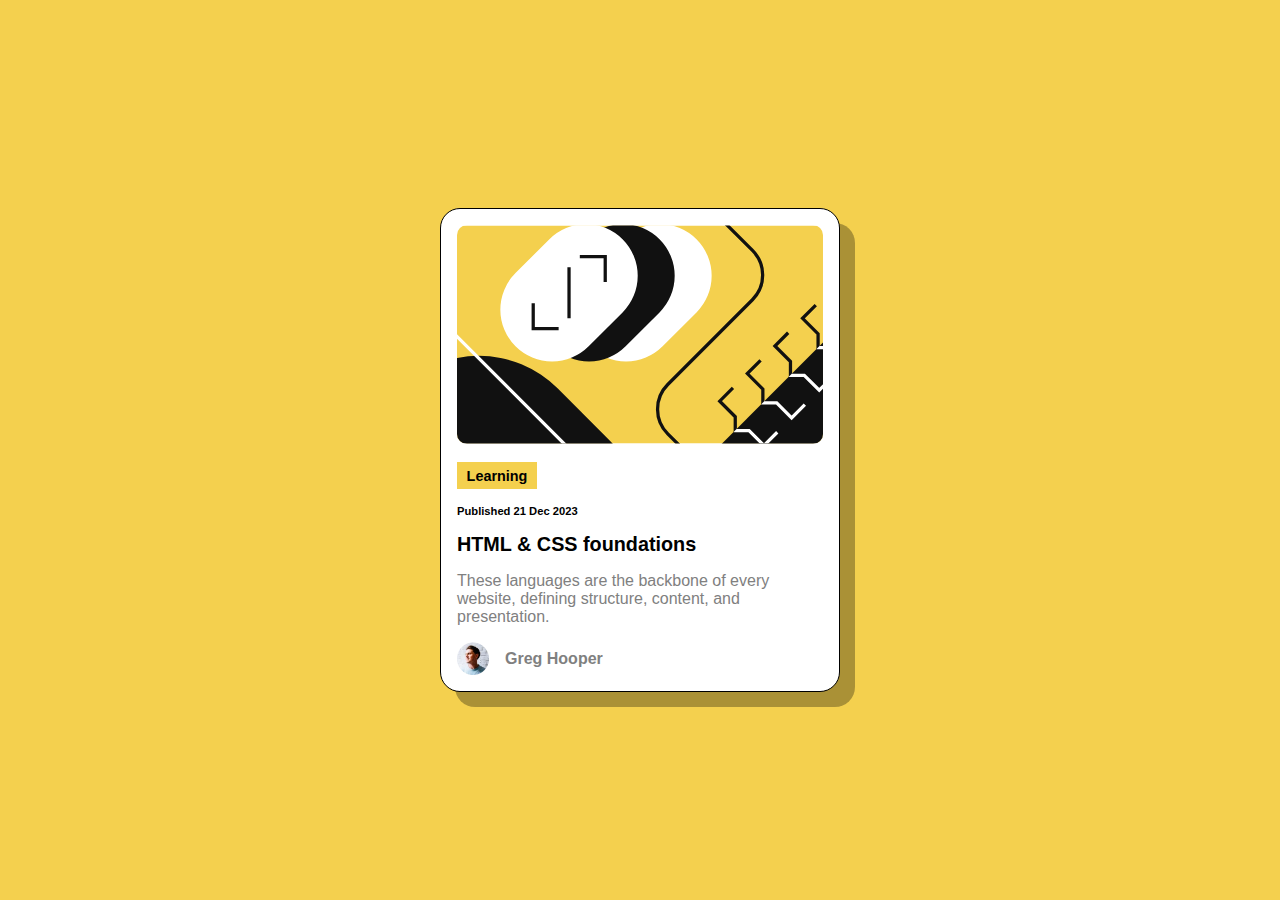
<file: index.html>
<!DOCTYPE html>
<html lang="en">
<head>
  <meta charset="UTF-8">
  <meta name="viewport" content="width=device-width, initial-scale=1.0"> <!-- displays site properly based on user's device -->
  <link rel="stylesheet" href="/css/style.css">
  <link rel="icon" type="image/png" sizes="32x32" href="/images/favicon-32x32.png">
  <title>Frontend Mentor | Blog preview card</title>
</head>
  <body>
  <!-- ## Disclaimer

  This is a solution to a Frontend Mentor challenge. The design and assets are provided by [Frontend Mentor](https://www.frontendmentor.io).  
  do not own the original design — this is for practice and educational purposes only. -->

      <div class="main-container">
        <img class="main-img" src="/images/illustration-article.svg" alt="Coding Symbols Picture"><br>
        <div class="text-section">
          <span>Learning</span>
          <h3>Published 21 Dec 2023</h3>
          <h2>HTML & CSS foundations</h2>
          <p>These languages are the backbone of every
            website, defining structure, content, and
            presentation.
          </p>
    
          <div class="greg-hooper-info">
            <img class="greg-hooper-icon" src="/images/image-avatar.webp" alt="Picture of Greg Hooper">
            <p>Greg Hooper</p>
          </div>
        </div>
      </div>
  </body>
</html>
</file>
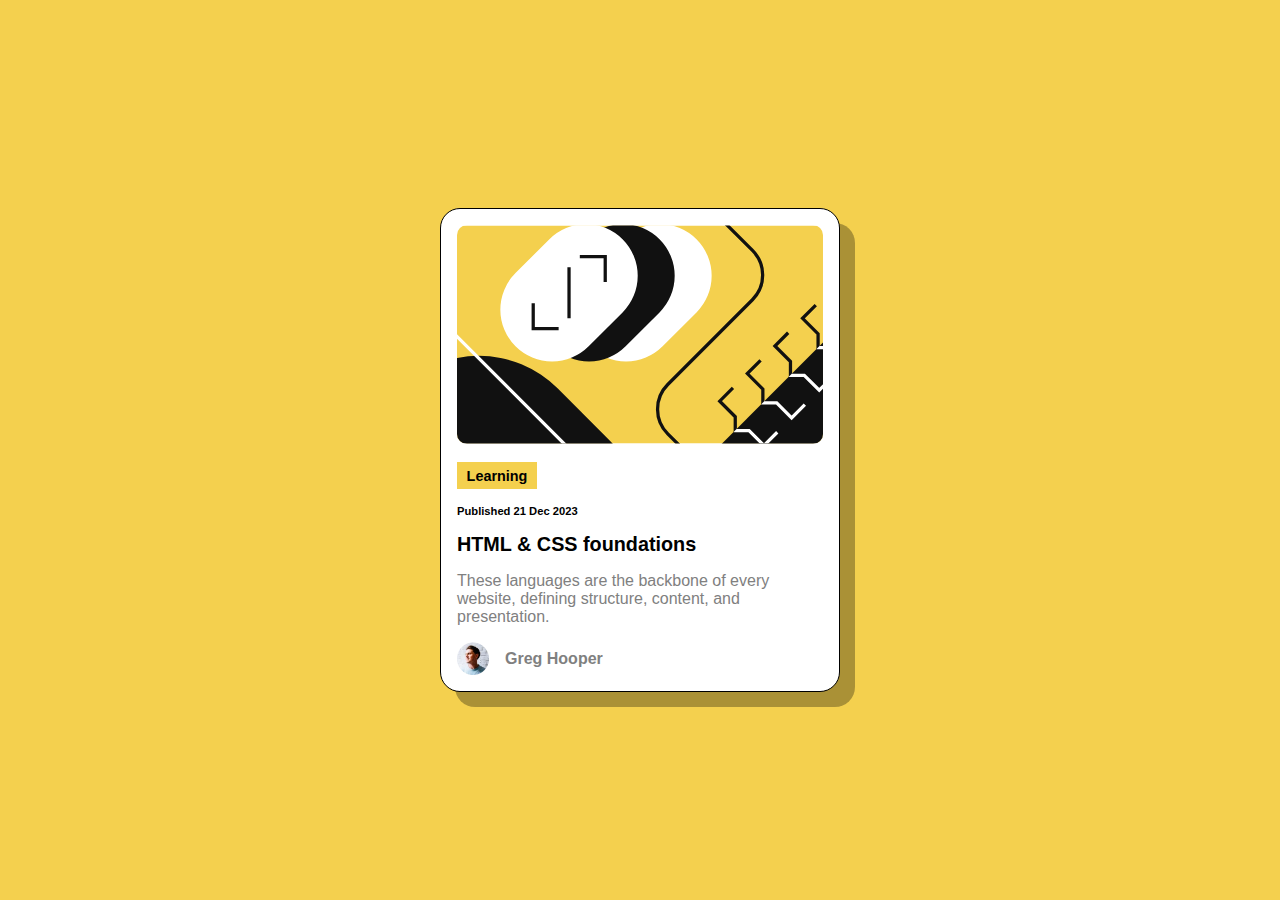
<file: blog-preview-card-main/blog-preview-card-main/index.html>
<!DOCTYPE html>
<html lang="en">
<head>
  <meta charset="UTF-8">
  <meta name="viewport" content="width=device-width, initial-scale=1.0"> <!-- displays site properly based on user's device -->
  <link rel="stylesheet" href="css/style.css">
  <link rel="icon" type="image/png" sizes="32x32" href="./assets/images/favicon-32x32.png">
  <title>Frontend Mentor | Blog preview card</title>
</head>
  <body>
  <!-- ## Disclaimer
  This is a solution to a Frontend Mentor challenge. The design and assets are provided by [Frontend Mentor](https://www.frontendmentor.io).  
  do not own the original design — this is for practice and educational purposes only. -->

      <div class="main-container">
        <img class="main-img" src="assets/images/illustration-article.svg" alt="Coding Symbols Picture"><br>
        <div class="text-section">
          <span>Learning</span>
          <h3>Published 21 Dec 2023</h3>
          <h2>HTML & CSS foundations</h2>
          <p>These languages are the backbone of every
            website, defining structure, content, and
            presentation.
          </p>
    
          <div class="greg-hooper-info">
            <img class="greg-hooper-icon" src="assets/images/image-avatar.webp" alt="Picture of Greg Hooper">
            <p>Greg Hooper</p>
          </div>
        </div>
      </div>
  </body>
</html>
</file>
<file: css/style.css>
/* ## Disclaimer

This is a solution to a Frontend Mentor challenge. The design and assets are provided by [Frontend Mentor](https://www.frontendmentor.io).  
I do not own the original design — this is for practice and educational purposes only. */


/* Reset spacing and simplify box sizing */
* {
  margin: 0;
  padding: 0;
  box-sizing: border-box;
  font: inherit;
}

/* Basic body setup */
body {
  font-family: sans-serif;
  background-color: #fff;
  color: #000;
  display: flex;
  align-items: center;
  justify-content: center;
  height: 100vh;
  background-color: hsl(47, 88%, 63%);
}

.main-container {
  background-color: white;
  width: 90%;
  max-width: 25rem;
  border: black solid 1px;
  border-radius: 20px;
  display: flex;
  flex-direction: column;
  padding: 1rem;
  justify-content: flex-start;
  box-shadow: 15px 15px 0px rgba(0, 0, 0, 0.3);
}

.main-img {
  width: 100%;
  border-radius: 10px;
}

.text-section {
  display: flex;
  flex-direction: column;
  gap: 1rem;
}

.main-container span {
  display: flex;
  align-items: center;
  justify-content: center;
  background-color: hsl(47, 88%, 63%);
  width: 5rem;
  height: 1.7rem;
  padding: .5rem;
  font-size: .9rem;
  font-weight: bold;
}

.main-container h3 {
  font-size: .7rem;
  font-weight: bold;
}

.main-container h2 {
  font-size: clamp(1rem, 2.2vh, 5rem);
  font-weight: bold;
}

.main-container p {
  color: gray;
}

.greg-hooper-info {
  display: flex;
  flex-direction: row;
  align-items: center;
  gap: 1rem;
  font-weight: bold;
}

.greg-hooper-icon {
  width: 2rem;
}
</file>
<file: blog-preview-card-main/blog-preview-card-main/css/style.css>
/* ## Disclaimer

This is a solution to a Frontend Mentor challenge. The design and assets are provided by [Frontend Mentor](https://www.frontendmentor.io).  
I do not own the original design — this is for practice and educational purposes only. */


/* Reset spacing and simplify box sizing */
* {
  margin: 0;
  padding: 0;
  box-sizing: border-box;
  font: inherit;
}

/* Basic body setup */
body {
  font-family: sans-serif;
  background-color: #fff;
  color: #000;
  display: flex;
  align-items: center;
  justify-content: center;
  height: 100vh;
  background-color: hsl(47, 88%, 63%);
}

.main-container {
  background-color: white;
  width: 90%;
  max-width: 25rem;
  border: black solid 1px;
  border-radius: 20px;
  display: flex;
  flex-direction: column;
  padding: 1rem;
  justify-content: flex-start;
  box-shadow: 15px 15px 0px rgba(0, 0, 0, 0.3);
}

.main-img {
  width: 100%;
  border-radius: 10px;
}

.text-section {
  display: flex;
  flex-direction: column;
  gap: 1rem;
}

.main-container span {
  display: flex;
  align-items: center;
  justify-content: center;
  background-color: hsl(47, 88%, 63%);
  width: 5rem;
  height: 1.7rem;
  padding: .5rem;
  font-size: .9rem;
  font-weight: bold;
}

.main-container h3 {
  font-size: .7rem;
  font-weight: bold;
}

.main-container h2 {
  font-size: clamp(1rem, 2.2vh, 5rem);
  font-weight: bold;
}

.main-container p {
  color: gray;
}

.greg-hooper-info {
  display: flex;
  flex-direction: row;
  align-items: center;
  gap: 1rem;
  font-weight: bold;
}

.greg-hooper-icon {
  width: 2rem;
}
</file>
